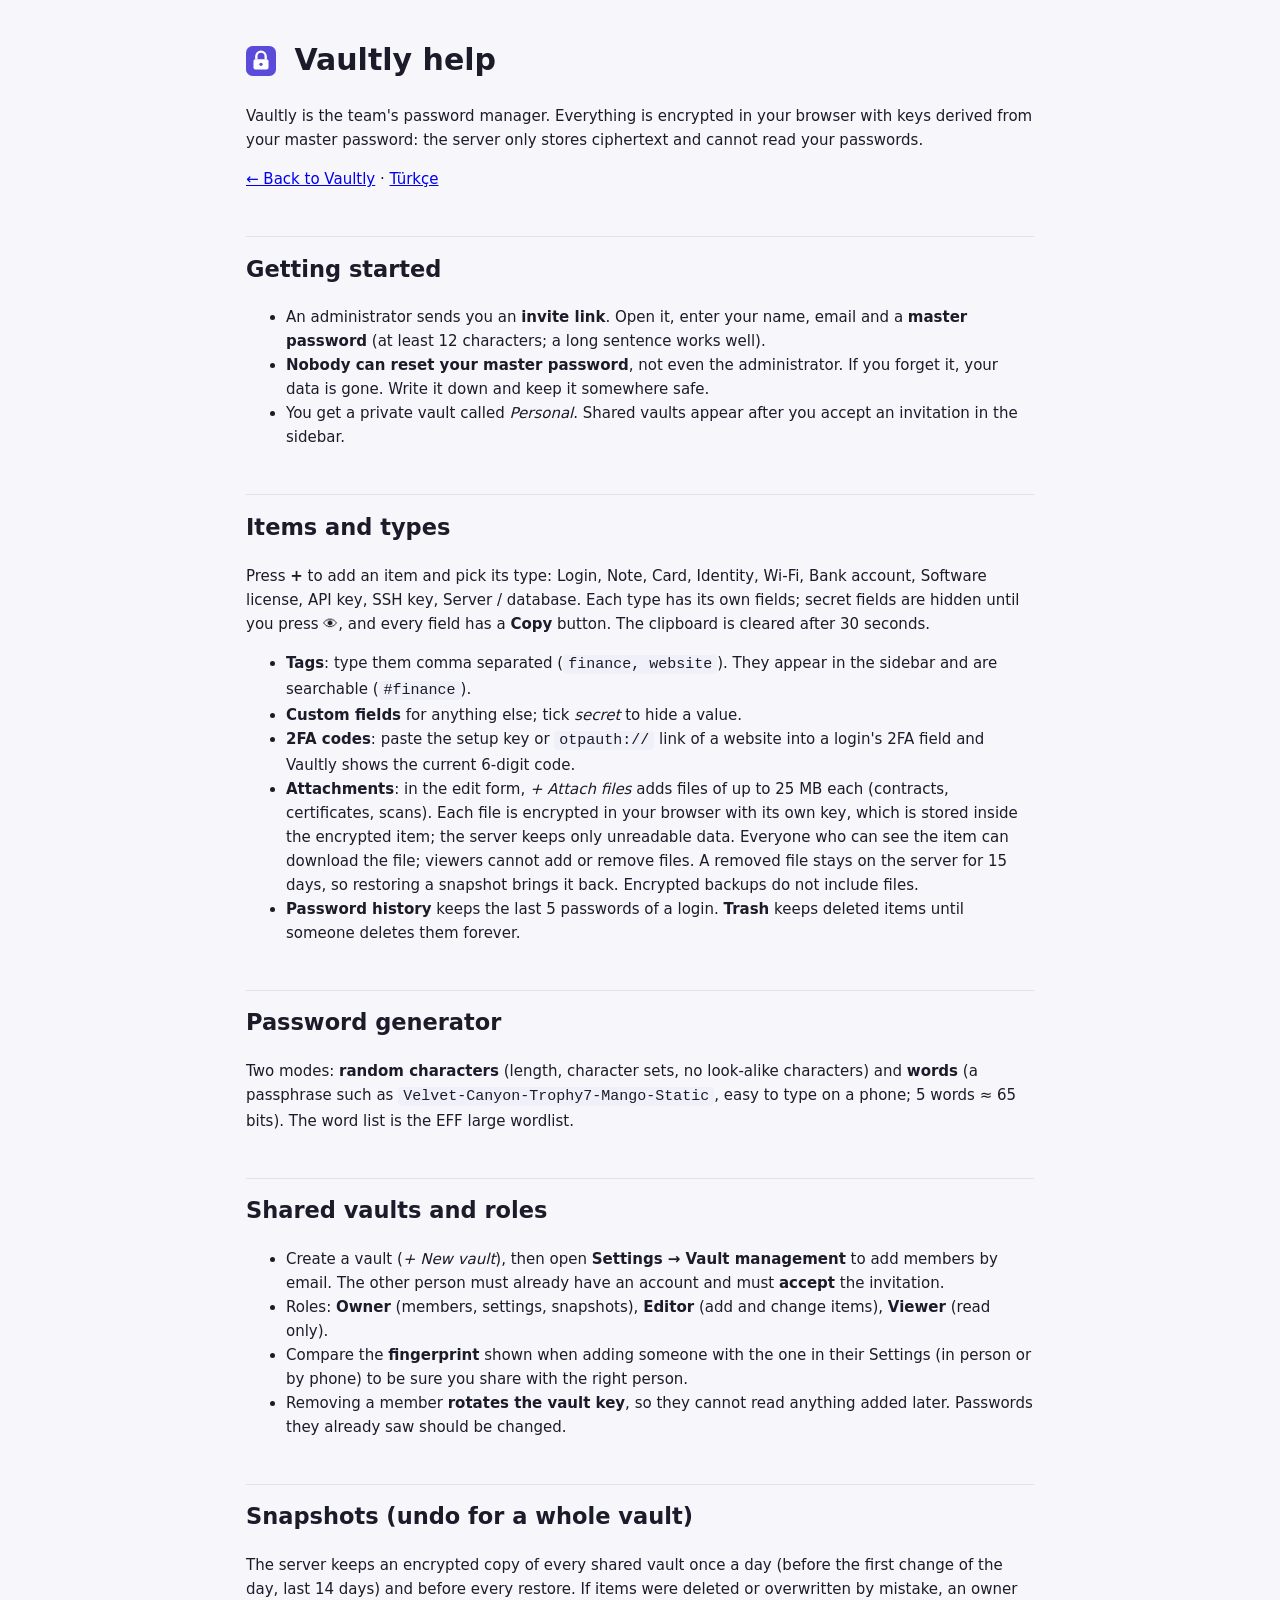
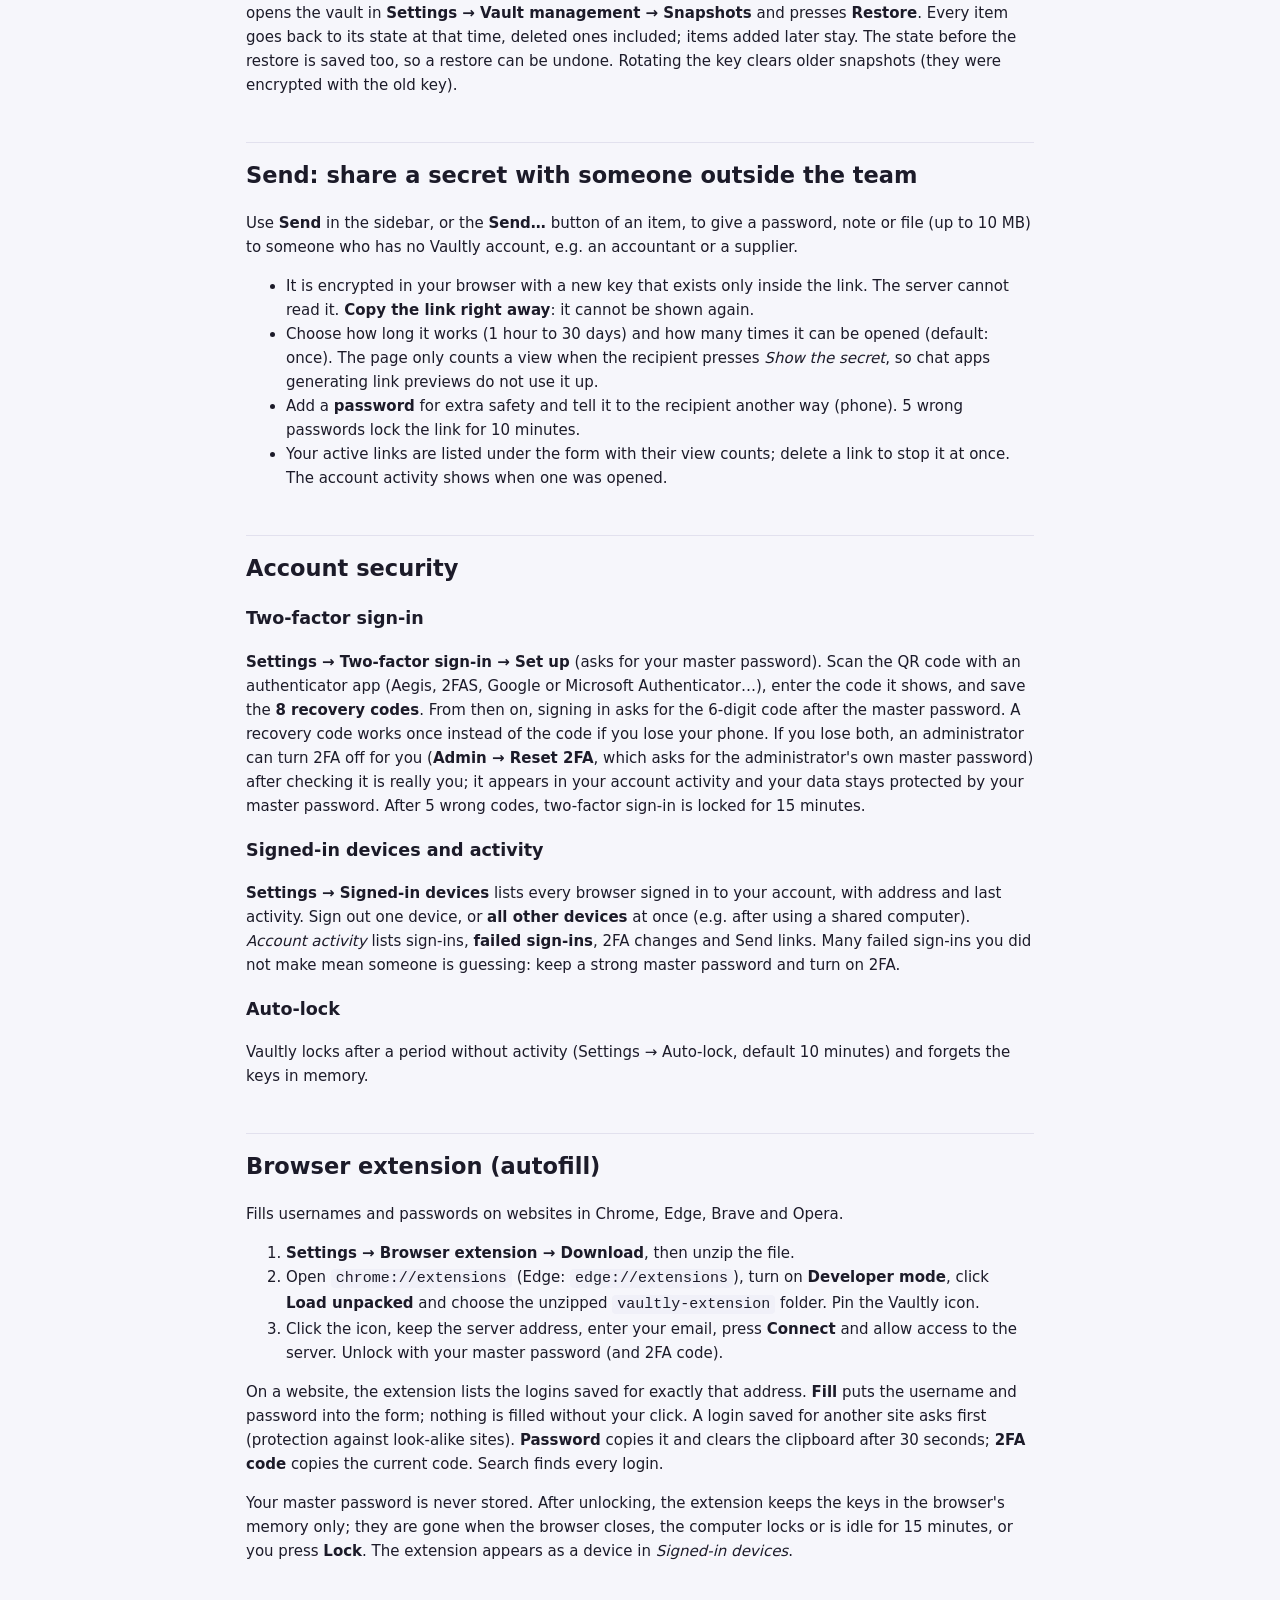
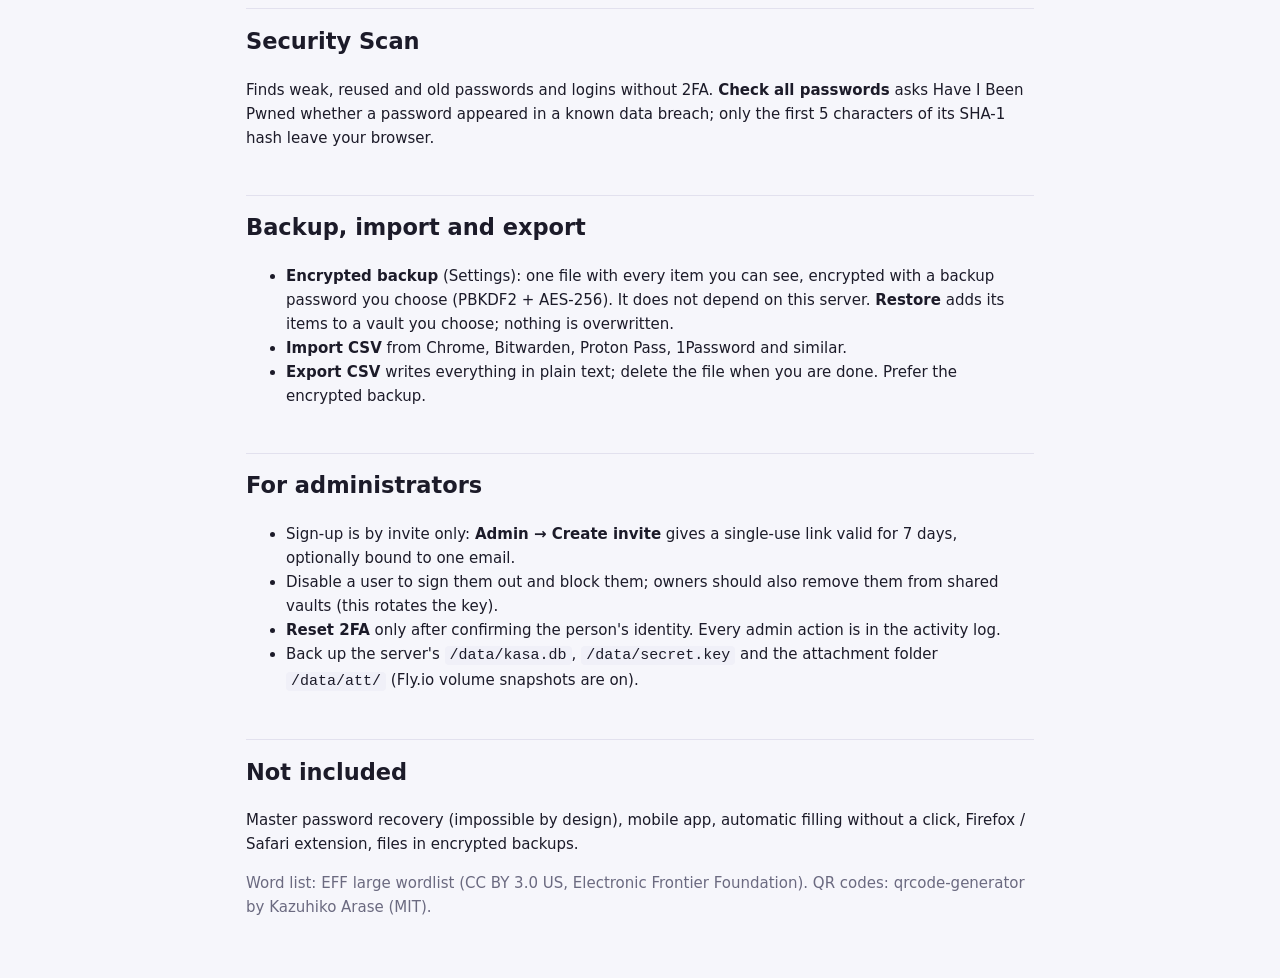
<file: web/help.html>
<!doctype html>
<html lang="en">
<head>
<meta charset="utf-8">
<meta name="viewport" content="width=device-width, initial-scale=1">
<title>Vaultly Help</title>
<link rel="icon" href="icon.svg" type="image/svg+xml">
<link rel="stylesheet" href="style.css">
</head>
<body>
<main class="help">
<h1><img class="logo" src="icon.svg" alt="" width="28" height="28"> Vaultly help</h1>
<p>Vaultly is the team's password manager. Everything is encrypted in your browser with keys derived from your master password: the server only stores ciphertext and cannot read your passwords.</p>
<p><a href="/">← Back to Vaultly</a> · <a href="help.tr.html">Türkçe</a></p>

<h2 id="start">Getting started</h2>
<ul>
<li>An administrator sends you an <b>invite link</b>. Open it, enter your name, email and a <b>master password</b> (at least 12 characters; a long sentence works well).</li>
<li><b>Nobody can reset your master password</b>, not even the administrator. If you forget it, your data is gone. Write it down and keep it somewhere safe.</li>
<li>You get a private vault called <i>Personal</i>. Shared vaults appear after you accept an invitation in the sidebar.</li>
</ul>

<h2 id="items">Items and types</h2>
<p>Press <b>+</b> to add an item and pick its type: Login, Note, Card, Identity, Wi-Fi, Bank account, Software license, API key, SSH key, Server / database. Each type has its own fields; secret fields are hidden until you press 👁, and every field has a <b>Copy</b> button. The clipboard is cleared after 30 seconds.</p>
<ul>
<li><b>Tags</b>: type them comma separated (<code>finance, website</code>). They appear in the sidebar and are searchable (<code>#finance</code>).</li>
<li><b>Custom fields</b> for anything else; tick <i>secret</i> to hide a value.</li>
<li><b>2FA codes</b>: paste the setup key or <code>otpauth://</code> link of a website into a login's 2FA field and Vaultly shows the current 6-digit code.</li>
<li><b>Attachments</b>: in the edit form, <i>+ Attach files</i> adds files of up to 25 MB each (contracts, certificates, scans). Each file is encrypted in your browser with its own key, which is stored inside the encrypted item; the server keeps only unreadable data. Everyone who can see the item can download the file; viewers cannot add or remove files. A removed file stays on the server for 15 days, so restoring a snapshot brings it back. Encrypted backups do not include files.</li>
<li><b>Password history</b> keeps the last 5 passwords of a login. <b>Trash</b> keeps deleted items until someone deletes them forever.</li>
</ul>

<h2 id="generator">Password generator</h2>
<p>Two modes: <b>random characters</b> (length, character sets, no look-alike characters) and <b>words</b> (a passphrase such as <code>Velvet-Canyon-Trophy7-Mango-Static</code>, easy to type on a phone; 5 words ≈ 65 bits). The word list is the EFF large wordlist.</p>

<h2 id="sharing">Shared vaults and roles</h2>
<ul>
<li>Create a vault (<i>+ New vault</i>), then open <b>Settings → Vault management</b> to add members by email. The other person must already have an account and must <b>accept</b> the invitation.</li>
<li>Roles: <b>Owner</b> (members, settings, snapshots), <b>Editor</b> (add and change items), <b>Viewer</b> (read only).</li>
<li>Compare the <b>fingerprint</b> shown when adding someone with the one in their Settings (in person or by phone) to be sure you share with the right person.</li>
<li>Removing a member <b>rotates the vault key</b>, so they cannot read anything added later. Passwords they already saw should be changed.</li>
</ul>

<h2 id="snapshots">Snapshots (undo for a whole vault)</h2>
<p>The server keeps an encrypted copy of every shared vault once a day (before the first change of the day, last 14 days) and before every restore. If items were deleted or overwritten by mistake, an owner opens the vault in <b>Settings → Vault management → Snapshots</b> and presses <b>Restore</b>. Every item goes back to its state at that time, deleted ones included; items added later stay. The state before the restore is saved too, so a restore can be undone. Rotating the key clears older snapshots (they were encrypted with the old key).</p>

<h2 id="send">Send: share a secret with someone outside the team</h2>
<p>Use <b>Send</b> in the sidebar, or the <b>Send…</b> button of an item, to give a password, note or file (up to 10 MB) to someone who has no Vaultly account, e.g. an accountant or a supplier.</p>
<ul>
<li>It is encrypted in your browser with a new key that exists only inside the link. The server cannot read it. <b>Copy the link right away</b>: it cannot be shown again.</li>
<li>Choose how long it works (1 hour to 30 days) and how many times it can be opened (default: once). The page only counts a view when the recipient presses <i>Show the secret</i>, so chat apps generating link previews do not use it up.</li>
<li>Add a <b>password</b> for extra safety and tell it to the recipient another way (phone). 5 wrong passwords lock the link for 10 minutes.</li>
<li>Your active links are listed under the form with their view counts; delete a link to stop it at once. The account activity shows when one was opened.</li>
</ul>

<h2 id="security">Account security</h2>
<h3>Two-factor sign-in</h3>
<p><b>Settings → Two-factor sign-in → Set up</b> (asks for your master password). Scan the QR code with an authenticator app (Aegis, 2FAS, Google or Microsoft Authenticator…), enter the code it shows, and save the <b>8 recovery codes</b>. From then on, signing in asks for the 6-digit code after the master password. A recovery code works once instead of the code if you lose your phone. If you lose both, an administrator can turn 2FA off for you (<b>Admin → Reset 2FA</b>, which asks for the administrator's own master password) after checking it is really you; it appears in your account activity and your data stays protected by your master password. After 5 wrong codes, two-factor sign-in is locked for 15 minutes.</p>
<h3>Signed-in devices and activity</h3>
<p><b>Settings → Signed-in devices</b> lists every browser signed in to your account, with address and last activity. Sign out one device, or <b>all other devices</b> at once (e.g. after using a shared computer). <i>Account activity</i> lists sign-ins, <b>failed sign-ins</b>, 2FA changes and Send links. Many failed sign-ins you did not make mean someone is guessing: keep a strong master password and turn on 2FA.</p>
<h3>Auto-lock</h3>
<p>Vaultly locks after a period without activity (Settings → Auto-lock, default 10 minutes) and forgets the keys in memory.</p>

<h2 id="extension">Browser extension (autofill)</h2>
<p>Fills usernames and passwords on websites in Chrome, Edge, Brave and Opera.</p>
<ol>
<li><b>Settings → Browser extension → Download</b>, then unzip the file.</li>
<li>Open <code>chrome://extensions</code> (Edge: <code>edge://extensions</code>), turn on <b>Developer mode</b>, click <b>Load unpacked</b> and choose the unzipped <code>vaultly-extension</code> folder. Pin the Vaultly icon.</li>
<li>Click the icon, keep the server address, enter your email, press <b>Connect</b> and allow access to the server. Unlock with your master password (and 2FA code).</li>
</ol>
<p>On a website, the extension lists the logins saved for exactly that address. <b>Fill</b> puts the username and password into the form; nothing is filled without your click. A login saved for another site asks first (protection against look-alike sites). <b>Password</b> copies it and clears the clipboard after 30 seconds; <b>2FA code</b> copies the current code. Search finds every login.</p>
<p>Your master password is never stored. After unlocking, the extension keeps the keys in the browser's memory only; they are gone when the browser closes, the computer locks or is idle for 15 minutes, or you press <b>Lock</b>. The extension appears as a device in <i>Signed-in devices</i>.</p>

<h2 id="scan">Security Scan</h2>
<p>Finds weak, reused and old passwords and logins without 2FA. <b>Check all passwords</b> asks Have I Been Pwned whether a password appeared in a known data breach; only the first 5 characters of its SHA-1 hash leave your browser.</p>

<h2 id="backup">Backup, import and export</h2>
<ul>
<li><b>Encrypted backup</b> (Settings): one file with every item you can see, encrypted with a backup password you choose (PBKDF2 + AES-256). It does not depend on this server. <b>Restore</b> adds its items to a vault you choose; nothing is overwritten.</li>
<li><b>Import CSV</b> from Chrome, Bitwarden, Proton Pass, 1Password and similar.</li>
<li><b>Export CSV</b> writes everything in plain text; delete the file when you are done. Prefer the encrypted backup.</li>
</ul>

<h2 id="admin">For administrators</h2>
<ul>
<li>Sign-up is by invite only: <b>Admin → Create invite</b> gives a single-use link valid for 7 days, optionally bound to one email.</li>
<li>Disable a user to sign them out and block them; owners should also remove them from shared vaults (this rotates the key).</li>
<li><b>Reset 2FA</b> only after confirming the person's identity. Every admin action is in the activity log.</li>
<li>Back up the server's <code>/data/kasa.db</code>, <code>/data/secret.key</code> and the attachment folder <code>/data/att/</code> (Fly.io volume snapshots are on).</li>
</ul>

<h2 id="limits">Not included</h2>
<p>Master password recovery (impossible by design), mobile app, automatic filling without a click, Firefox / Safari extension, files in encrypted backups.</p>

<p class="muted">Word list: EFF large wordlist (CC BY 3.0 US, Electronic Frontier Foundation). QR codes: qrcode-generator by Kazuhiko Arase (MIT).</p>
</main>
</body>
</html>
</file>
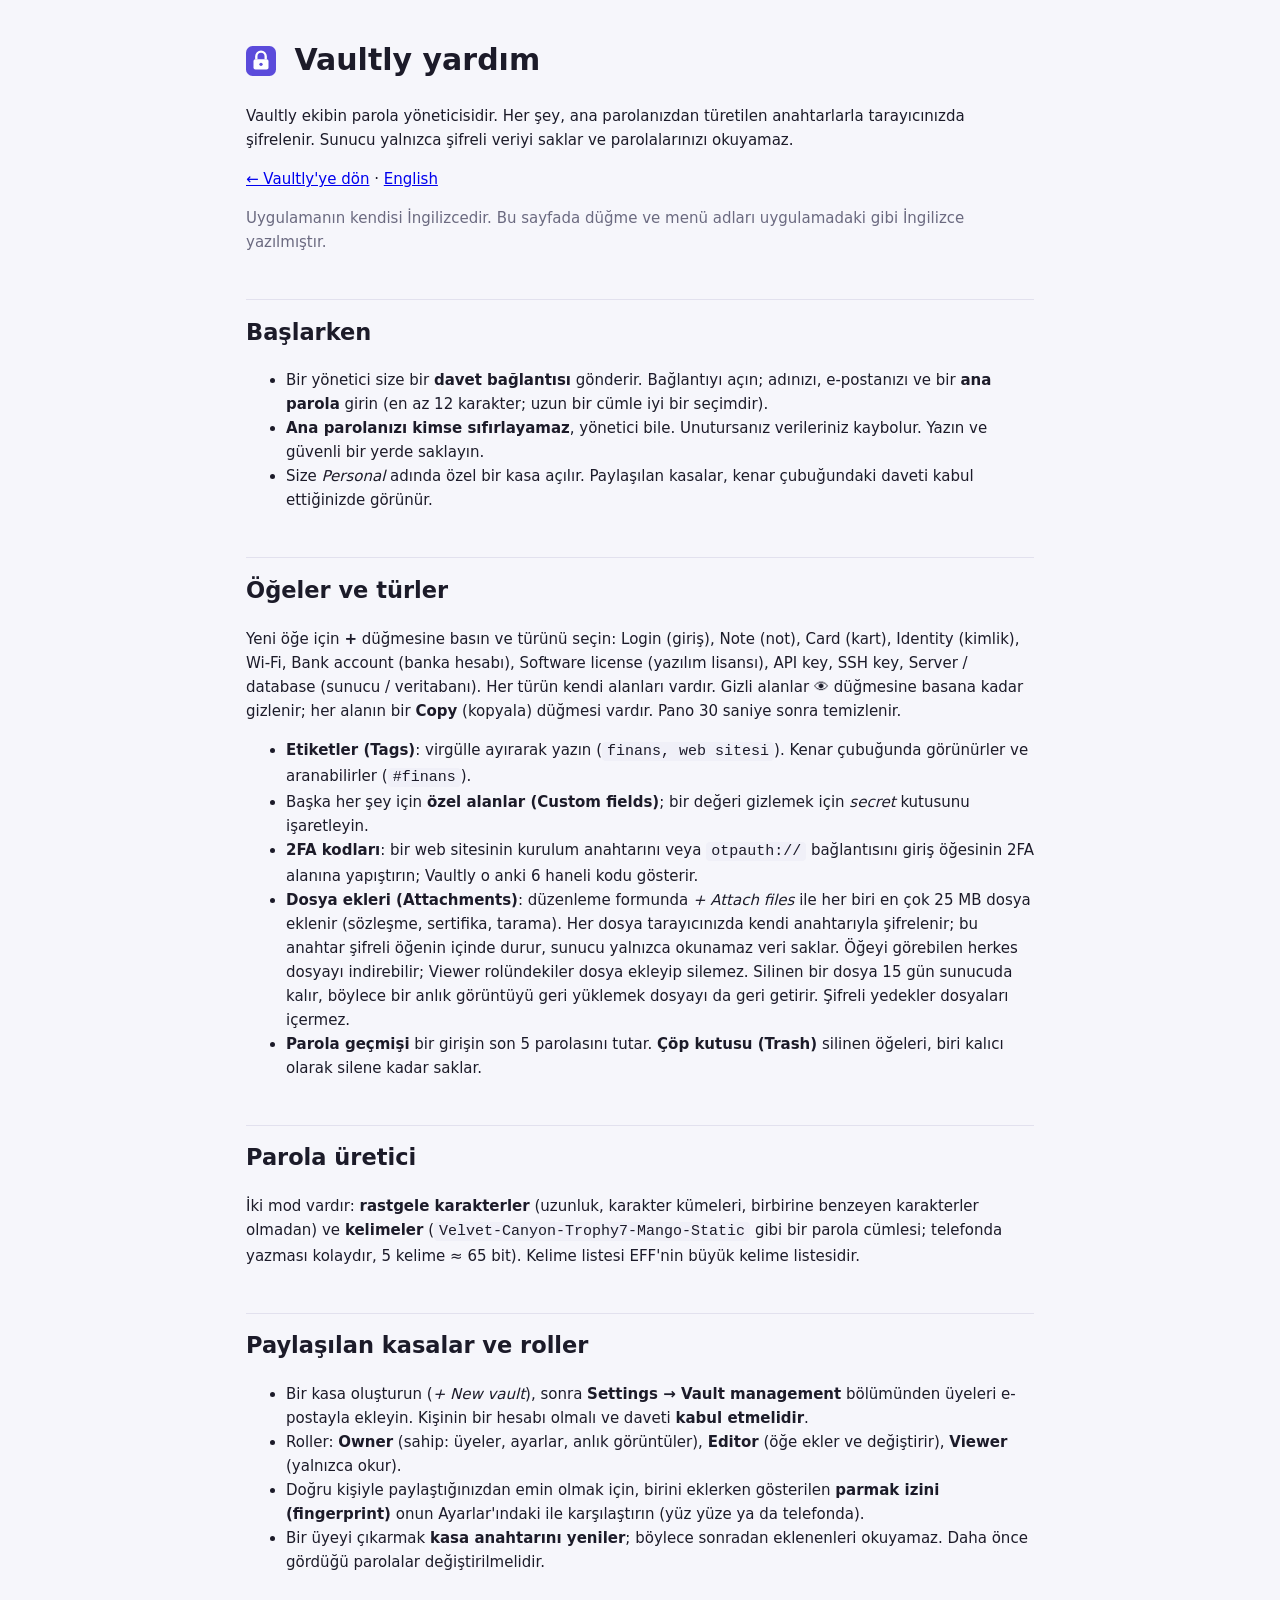
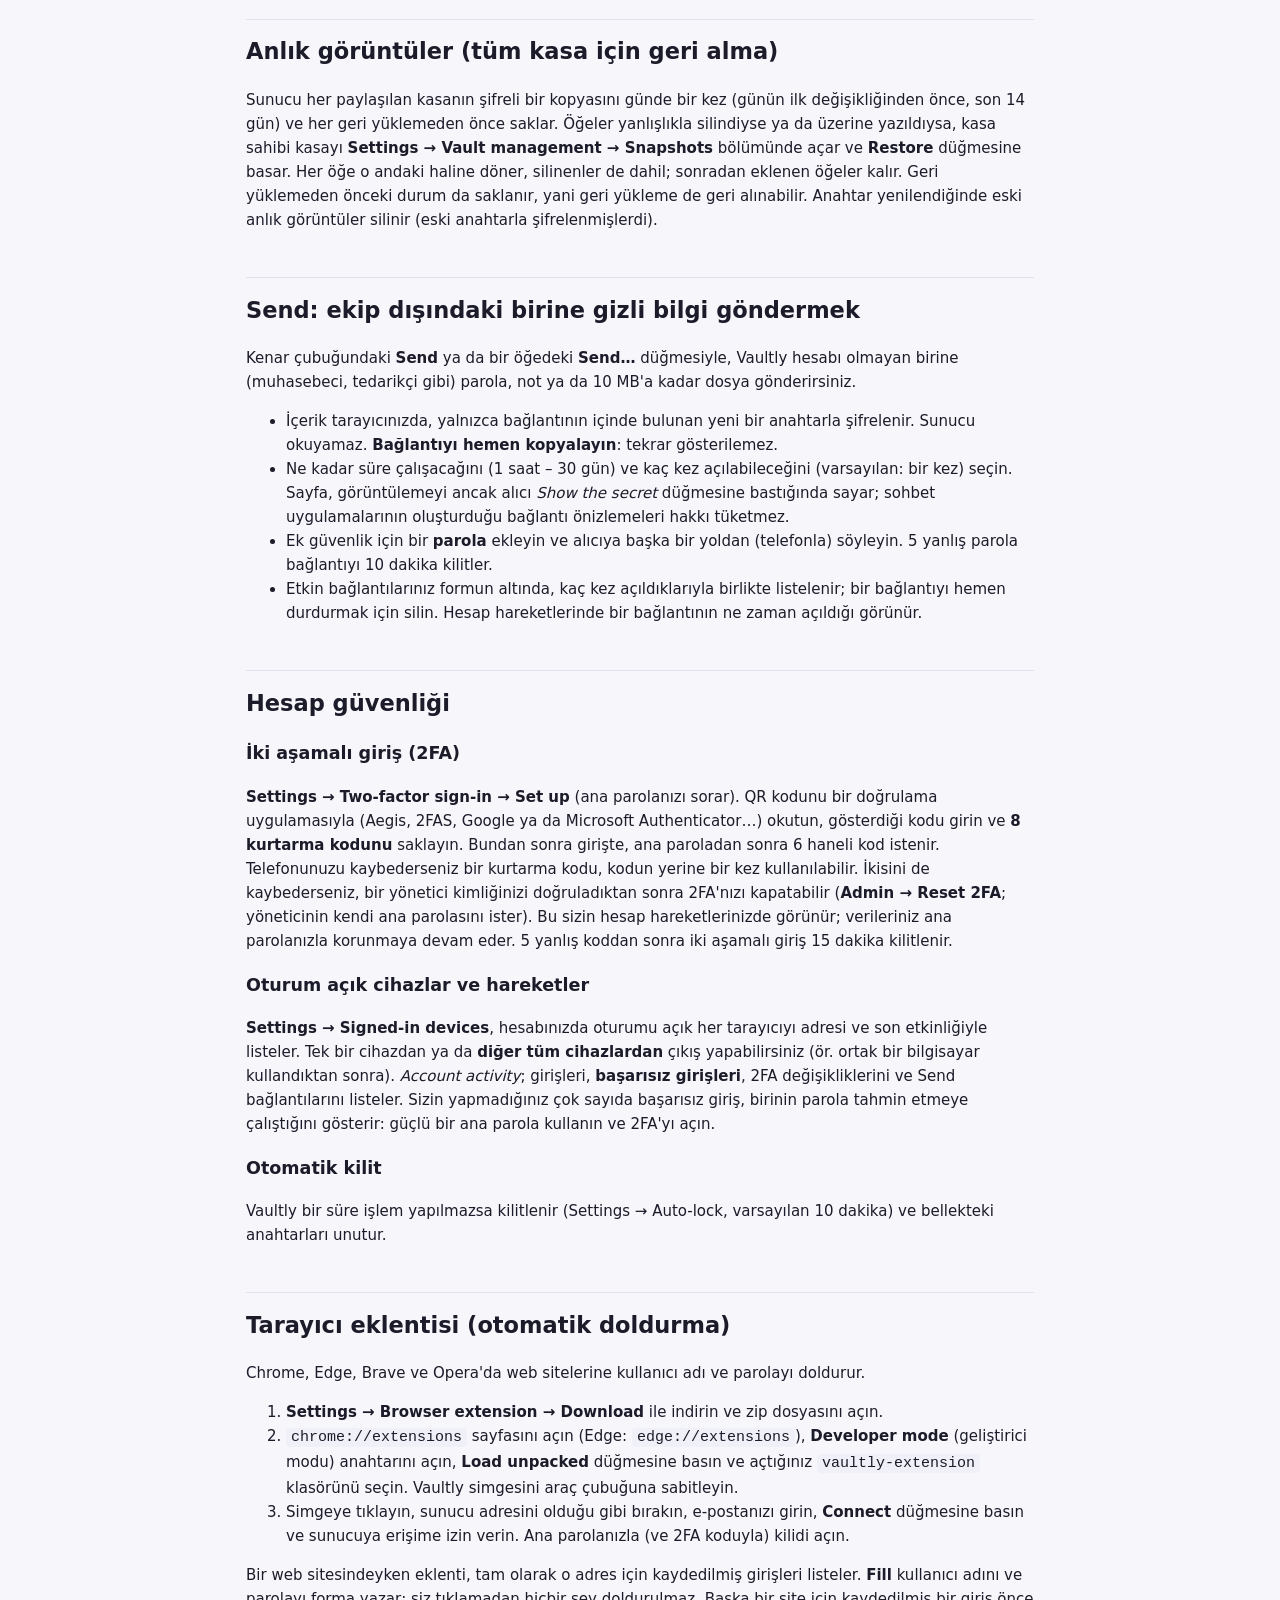
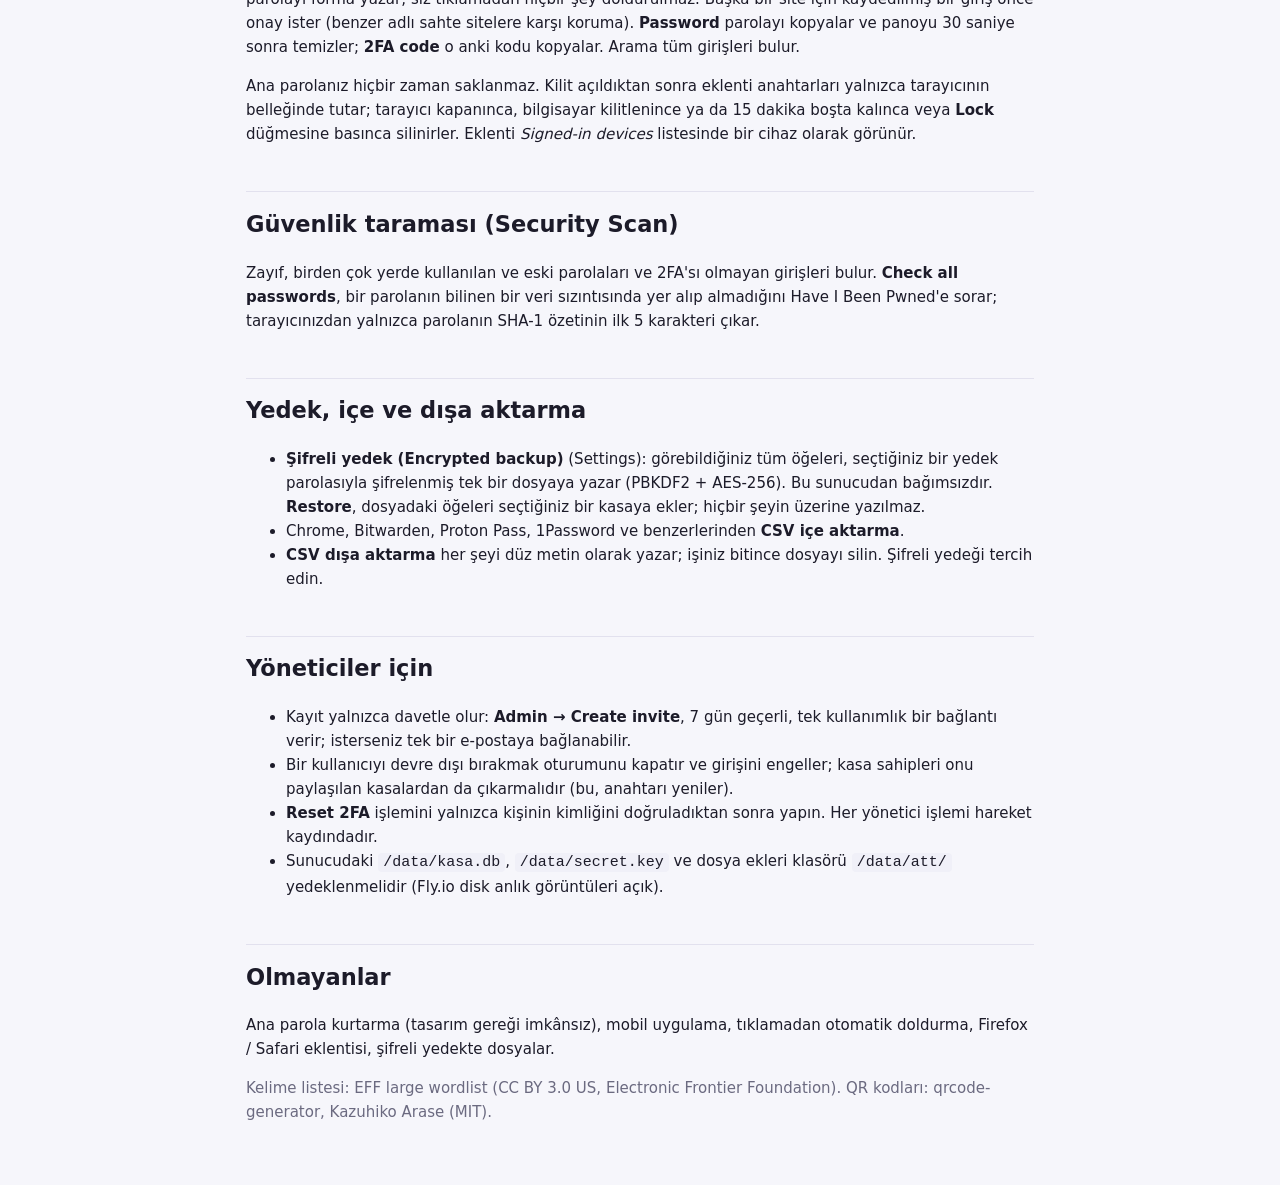
<file: web/help.tr.html>
<!doctype html>
<html lang="tr">
<head>
<meta charset="utf-8">
<meta name="viewport" content="width=device-width, initial-scale=1">
<title>Vaultly Yardım</title>
<link rel="icon" href="icon.svg" type="image/svg+xml">
<link rel="stylesheet" href="style.css">
</head>
<body>
<main class="help">
<h1><img class="logo" src="icon.svg" alt="" width="28" height="28"> Vaultly yardım</h1>
<p>Vaultly ekibin parola yöneticisidir. Her şey, ana parolanızdan türetilen anahtarlarla tarayıcınızda şifrelenir. Sunucu yalnızca şifreli veriyi saklar ve parolalarınızı okuyamaz.</p>
<p><a href="/">← Vaultly'ye dön</a> · <a href="help.html">English</a></p>
<p class="muted">Uygulamanın kendisi İngilizcedir. Bu sayfada düğme ve menü adları uygulamadaki gibi İngilizce yazılmıştır.</p>

<h2 id="start">Başlarken</h2>
<ul>
<li>Bir yönetici size bir <b>davet bağlantısı</b> gönderir. Bağlantıyı açın; adınızı, e-postanızı ve bir <b>ana parola</b> girin (en az 12 karakter; uzun bir cümle iyi bir seçimdir).</li>
<li><b>Ana parolanızı kimse sıfırlayamaz</b>, yönetici bile. Unutursanız verileriniz kaybolur. Yazın ve güvenli bir yerde saklayın.</li>
<li>Size <i>Personal</i> adında özel bir kasa açılır. Paylaşılan kasalar, kenar çubuğundaki daveti kabul ettiğinizde görünür.</li>
</ul>

<h2 id="items">Öğeler ve türler</h2>
<p>Yeni öğe için <b>+</b> düğmesine basın ve türünü seçin: Login (giriş), Note (not), Card (kart), Identity (kimlik), Wi-Fi, Bank account (banka hesabı), Software license (yazılım lisansı), API key, SSH key, Server / database (sunucu / veritabanı). Her türün kendi alanları vardır. Gizli alanlar 👁 düğmesine basana kadar gizlenir; her alanın bir <b>Copy</b> (kopyala) düğmesi vardır. Pano 30 saniye sonra temizlenir.</p>
<ul>
<li><b>Etiketler (Tags)</b>: virgülle ayırarak yazın (<code>finans, web sitesi</code>). Kenar çubuğunda görünürler ve aranabilirler (<code>#finans</code>).</li>
<li>Başka her şey için <b>özel alanlar (Custom fields)</b>; bir değeri gizlemek için <i>secret</i> kutusunu işaretleyin.</li>
<li><b>2FA kodları</b>: bir web sitesinin kurulum anahtarını veya <code>otpauth://</code> bağlantısını giriş öğesinin 2FA alanına yapıştırın; Vaultly o anki 6 haneli kodu gösterir.</li>
<li><b>Dosya ekleri (Attachments)</b>: düzenleme formunda <i>+ Attach files</i> ile her biri en çok 25 MB dosya eklenir (sözleşme, sertifika, tarama). Her dosya tarayıcınızda kendi anahtarıyla şifrelenir; bu anahtar şifreli öğenin içinde durur, sunucu yalnızca okunamaz veri saklar. Öğeyi görebilen herkes dosyayı indirebilir; Viewer rolündekiler dosya ekleyip silemez. Silinen bir dosya 15 gün sunucuda kalır, böylece bir anlık görüntüyü geri yüklemek dosyayı da geri getirir. Şifreli yedekler dosyaları içermez.</li>
<li><b>Parola geçmişi</b> bir girişin son 5 parolasını tutar. <b>Çöp kutusu (Trash)</b> silinen öğeleri, biri kalıcı olarak silene kadar saklar.</li>
</ul>

<h2 id="generator">Parola üretici</h2>
<p>İki mod vardır: <b>rastgele karakterler</b> (uzunluk, karakter kümeleri, birbirine benzeyen karakterler olmadan) ve <b>kelimeler</b> (<code>Velvet-Canyon-Trophy7-Mango-Static</code> gibi bir parola cümlesi; telefonda yazması kolaydır, 5 kelime ≈ 65 bit). Kelime listesi EFF'nin büyük kelime listesidir.</p>

<h2 id="sharing">Paylaşılan kasalar ve roller</h2>
<ul>
<li>Bir kasa oluşturun (<i>+ New vault</i>), sonra <b>Settings → Vault management</b> bölümünden üyeleri e-postayla ekleyin. Kişinin bir hesabı olmalı ve daveti <b>kabul etmelidir</b>.</li>
<li>Roller: <b>Owner</b> (sahip: üyeler, ayarlar, anlık görüntüler), <b>Editor</b> (öğe ekler ve değiştirir), <b>Viewer</b> (yalnızca okur).</li>
<li>Doğru kişiyle paylaştığınızdan emin olmak için, birini eklerken gösterilen <b>parmak izini (fingerprint)</b> onun Ayarlar'ındaki ile karşılaştırın (yüz yüze ya da telefonda).</li>
<li>Bir üyeyi çıkarmak <b>kasa anahtarını yeniler</b>; böylece sonradan eklenenleri okuyamaz. Daha önce gördüğü parolalar değiştirilmelidir.</li>
</ul>

<h2 id="snapshots">Anlık görüntüler (tüm kasa için geri alma)</h2>
<p>Sunucu her paylaşılan kasanın şifreli bir kopyasını günde bir kez (günün ilk değişikliğinden önce, son 14 gün) ve her geri yüklemeden önce saklar. Öğeler yanlışlıkla silindiyse ya da üzerine yazıldıysa, kasa sahibi kasayı <b>Settings → Vault management → Snapshots</b> bölümünde açar ve <b>Restore</b> düğmesine basar. Her öğe o andaki haline döner, silinenler de dahil; sonradan eklenen öğeler kalır. Geri yüklemeden önceki durum da saklanır, yani geri yükleme de geri alınabilir. Anahtar yenilendiğinde eski anlık görüntüler silinir (eski anahtarla şifrelenmişlerdi).</p>

<h2 id="send">Send: ekip dışındaki birine gizli bilgi göndermek</h2>
<p>Kenar çubuğundaki <b>Send</b> ya da bir öğedeki <b>Send…</b> düğmesiyle, Vaultly hesabı olmayan birine (muhasebeci, tedarikçi gibi) parola, not ya da 10 MB'a kadar dosya gönderirsiniz.</p>
<ul>
<li>İçerik tarayıcınızda, yalnızca bağlantının içinde bulunan yeni bir anahtarla şifrelenir. Sunucu okuyamaz. <b>Bağlantıyı hemen kopyalayın</b>: tekrar gösterilemez.</li>
<li>Ne kadar süre çalışacağını (1 saat – 30 gün) ve kaç kez açılabileceğini (varsayılan: bir kez) seçin. Sayfa, görüntülemeyi ancak alıcı <i>Show the secret</i> düğmesine bastığında sayar; sohbet uygulamalarının oluşturduğu bağlantı önizlemeleri hakkı tüketmez.</li>
<li>Ek güvenlik için bir <b>parola</b> ekleyin ve alıcıya başka bir yoldan (telefonla) söyleyin. 5 yanlış parola bağlantıyı 10 dakika kilitler.</li>
<li>Etkin bağlantılarınız formun altında, kaç kez açıldıklarıyla birlikte listelenir; bir bağlantıyı hemen durdurmak için silin. Hesap hareketlerinde bir bağlantının ne zaman açıldığı görünür.</li>
</ul>

<h2 id="security">Hesap güvenliği</h2>
<h3>İki aşamalı giriş (2FA)</h3>
<p><b>Settings → Two-factor sign-in → Set up</b> (ana parolanızı sorar). QR kodunu bir doğrulama uygulamasıyla (Aegis, 2FAS, Google ya da Microsoft Authenticator…) okutun, gösterdiği kodu girin ve <b>8 kurtarma kodunu</b> saklayın. Bundan sonra girişte, ana paroladan sonra 6 haneli kod istenir. Telefonunuzu kaybederseniz bir kurtarma kodu, kodun yerine bir kez kullanılabilir. İkisini de kaybederseniz, bir yönetici kimliğinizi doğruladıktan sonra 2FA'nızı kapatabilir (<b>Admin → Reset 2FA</b>; yöneticinin kendi ana parolasını ister). Bu sizin hesap hareketlerinizde görünür; verileriniz ana parolanızla korunmaya devam eder. 5 yanlış koddan sonra iki aşamalı giriş 15 dakika kilitlenir.</p>
<h3>Oturum açık cihazlar ve hareketler</h3>
<p><b>Settings → Signed-in devices</b>, hesabınızda oturumu açık her tarayıcıyı adresi ve son etkinliğiyle listeler. Tek bir cihazdan ya da <b>diğer tüm cihazlardan</b> çıkış yapabilirsiniz (ör. ortak bir bilgisayar kullandıktan sonra). <i>Account activity</i>; girişleri, <b>başarısız girişleri</b>, 2FA değişikliklerini ve Send bağlantılarını listeler. Sizin yapmadığınız çok sayıda başarısız giriş, birinin parola tahmin etmeye çalıştığını gösterir: güçlü bir ana parola kullanın ve 2FA'yı açın.</p>
<h3>Otomatik kilit</h3>
<p>Vaultly bir süre işlem yapılmazsa kilitlenir (Settings → Auto-lock, varsayılan 10 dakika) ve bellekteki anahtarları unutur.</p>

<h2 id="extension">Tarayıcı eklentisi (otomatik doldurma)</h2>
<p>Chrome, Edge, Brave ve Opera'da web sitelerine kullanıcı adı ve parolayı doldurur.</p>
<ol>
<li><b>Settings → Browser extension → Download</b> ile indirin ve zip dosyasını açın.</li>
<li><code>chrome://extensions</code> sayfasını açın (Edge: <code>edge://extensions</code>), <b>Developer mode</b> (geliştirici modu) anahtarını açın, <b>Load unpacked</b> düğmesine basın ve açtığınız <code>vaultly-extension</code> klasörünü seçin. Vaultly simgesini araç çubuğuna sabitleyin.</li>
<li>Simgeye tıklayın, sunucu adresini olduğu gibi bırakın, e-postanızı girin, <b>Connect</b> düğmesine basın ve sunucuya erişime izin verin. Ana parolanızla (ve 2FA koduyla) kilidi açın.</li>
</ol>
<p>Bir web sitesindeyken eklenti, tam olarak o adres için kaydedilmiş girişleri listeler. <b>Fill</b> kullanıcı adını ve parolayı forma yazar; siz tıklamadan hiçbir şey doldurulmaz. Başka bir site için kaydedilmiş bir giriş önce onay ister (benzer adlı sahte sitelere karşı koruma). <b>Password</b> parolayı kopyalar ve panoyu 30 saniye sonra temizler; <b>2FA code</b> o anki kodu kopyalar. Arama tüm girişleri bulur.</p>
<p>Ana parolanız hiçbir zaman saklanmaz. Kilit açıldıktan sonra eklenti anahtarları yalnızca tarayıcının belleğinde tutar; tarayıcı kapanınca, bilgisayar kilitlenince ya da 15 dakika boşta kalınca veya <b>Lock</b> düğmesine basınca silinirler. Eklenti <i>Signed-in devices</i> listesinde bir cihaz olarak görünür.</p>

<h2 id="scan">Güvenlik taraması (Security Scan)</h2>
<p>Zayıf, birden çok yerde kullanılan ve eski parolaları ve 2FA'sı olmayan girişleri bulur. <b>Check all passwords</b>, bir parolanın bilinen bir veri sızıntısında yer alıp almadığını Have I Been Pwned'e sorar; tarayıcınızdan yalnızca parolanın SHA-1 özetinin ilk 5 karakteri çıkar.</p>

<h2 id="backup">Yedek, içe ve dışa aktarma</h2>
<ul>
<li><b>Şifreli yedek (Encrypted backup)</b> (Settings): görebildiğiniz tüm öğeleri, seçtiğiniz bir yedek parolasıyla şifrelenmiş tek bir dosyaya yazar (PBKDF2 + AES-256). Bu sunucudan bağımsızdır. <b>Restore</b>, dosyadaki öğeleri seçtiğiniz bir kasaya ekler; hiçbir şeyin üzerine yazılmaz.</li>
<li>Chrome, Bitwarden, Proton Pass, 1Password ve benzerlerinden <b>CSV içe aktarma</b>.</li>
<li><b>CSV dışa aktarma</b> her şeyi düz metin olarak yazar; işiniz bitince dosyayı silin. Şifreli yedeği tercih edin.</li>
</ul>

<h2 id="admin">Yöneticiler için</h2>
<ul>
<li>Kayıt yalnızca davetle olur: <b>Admin → Create invite</b>, 7 gün geçerli, tek kullanımlık bir bağlantı verir; isterseniz tek bir e-postaya bağlanabilir.</li>
<li>Bir kullanıcıyı devre dışı bırakmak oturumunu kapatır ve girişini engeller; kasa sahipleri onu paylaşılan kasalardan da çıkarmalıdır (bu, anahtarı yeniler).</li>
<li><b>Reset 2FA</b> işlemini yalnızca kişinin kimliğini doğruladıktan sonra yapın. Her yönetici işlemi hareket kaydındadır.</li>
<li>Sunucudaki <code>/data/kasa.db</code>, <code>/data/secret.key</code> ve dosya ekleri klasörü <code>/data/att/</code> yedeklenmelidir (Fly.io disk anlık görüntüleri açık).</li>
</ul>

<h2 id="limits">Olmayanlar</h2>
<p>Ana parola kurtarma (tasarım gereği imkânsız), mobil uygulama, tıklamadan otomatik doldurma, Firefox / Safari eklentisi, şifreli yedekte dosyalar.</p>

<p class="muted">Kelime listesi: EFF large wordlist (CC BY 3.0 US, Electronic Frontier Foundation). QR kodları: qrcode-generator, Kazuhiko Arase (MIT).</p>
</main>
</body>
</html>
</file>
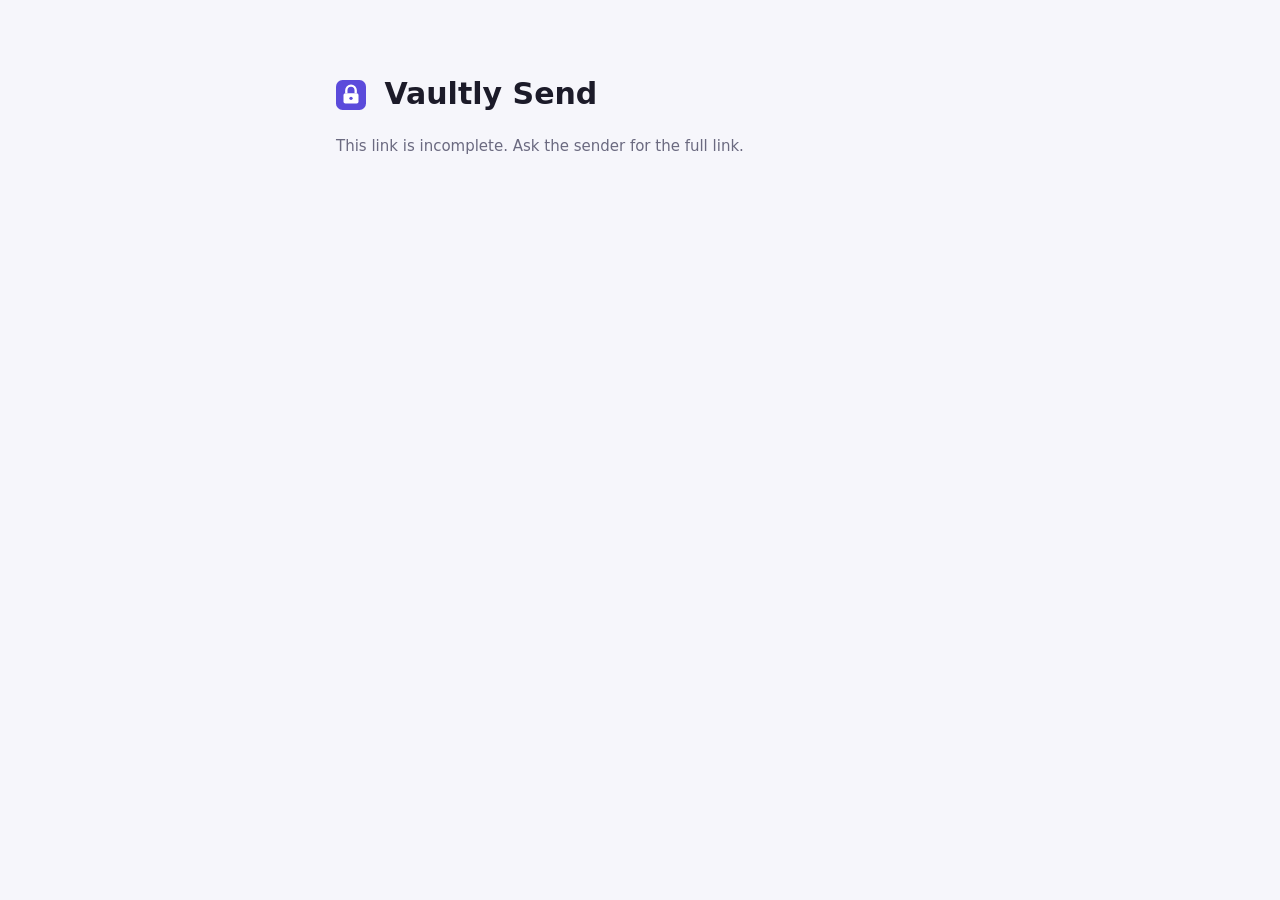
<file: web/send.html>
<!doctype html>
<html lang="en">
<head>
<meta charset="utf-8">
<meta name="viewport" content="width=device-width, initial-scale=1">
<meta name="referrer" content="no-referrer">
<title>Vaultly Send</title>
<link rel="icon" href="icon.svg" type="image/svg+xml">
<link rel="stylesheet" href="style.css">
</head>
<body>
<main class="send" id="m"><h1><img class="logo" src="icon.svg" alt="" width="28" height="28"> Vaultly Send</h1><p class="muted" id="st">Loading…</p></main>
<div id="toast" role="status" aria-live="polite"></div>
<noscript>This page needs JavaScript to decrypt the shared secret in your browser.</noscript>
<script type="module" src="send.js"></script>
</body>
</html>
</file>
<file: web/style.css>
:root{--bg:#f6f6fb;--panel:#fff;--panel2:#f0f0f8;--text:#1c1b29;--muted:#6b6a80;--line:#e2e1ee;--accent:#5b4bdb;--accent-t:#fff;--danger:#d6336c;--ok:#12a150;--warn:#e08a00}
@media(prefers-color-scheme:dark){:root{--bg:#14131c;--panel:#1c1b29;--panel2:#25243a;--text:#ecebf7;--muted:#9a99b3;--line:#32304a;--accent:#8b7dff;--accent-t:#14131c;--danger:#ff6b9a;--ok:#41d17d;--warn:#ffb340}}
*{box-sizing:border-box}
body{margin:0;background:var(--bg);color:var(--text);font:15px/1.45 system-ui,-apple-system,"Segoe UI",sans-serif}
button,input,select,textarea{font:inherit;color:inherit}
input,select,textarea{background:var(--panel);border:1px solid var(--line);border-radius:8px;padding:8px 10px;width:100%}
textarea{min-height:90px;resize:vertical}
input:focus,select:focus,textarea:focus,button:focus-visible{outline:2px solid var(--accent);outline-offset:1px}
button{cursor:pointer;border:1px solid var(--line);background:var(--panel);border-radius:8px;padding:7px 12px}
button:hover{background:var(--panel2)}
button.primary{background:var(--accent);color:var(--accent-t);border-color:var(--accent);font-weight:600}
button.primary:hover{filter:brightness(1.08)}
button.danger{color:var(--danger);border-color:var(--danger)}
button.ghost{border-color:transparent;background:transparent}
button.small{padding:3px 8px;font-size:13px}
label{display:block;font-size:13px;color:var(--muted);margin:12px 0 4px}
.muted{color:var(--muted)} .err{color:var(--danger)} .ok{color:var(--ok)} .warn{color:var(--warn)}
.row{display:flex;gap:8px;align-items:center} .grow{flex:1;min-width:0} .wrap{flex-wrap:wrap}
.mono{font-family:ui-monospace,Menlo,Consolas,monospace}
/* auth */
.auth{max-width:400px;margin:8vh auto;padding:28px;background:var(--panel);border:1px solid var(--line);border-radius:16px}
.auth h1{margin:0 0 4px;font-size:26px} .auth p{margin:0 0 8px}
.auth .primary{width:100%;margin-top:18px;padding:10px}
.logo{display:inline-block;vertical-align:-6px;width:30px;height:30px;margin-right:8px}
/* layout */
.shell{display:grid;grid-template-columns:240px 340px 1fr;height:100vh}
.side{background:var(--panel);border-right:1px solid var(--line);padding:14px 10px;overflow:auto;display:flex;flex-direction:column}
.list{border-right:1px solid var(--line);display:flex;flex-direction:column;min-width:0}
.detail{overflow:auto;padding:22px 26px}
.nav{display:flex;justify-content:space-between;gap:6px;width:100%;text-align:left;border:0;background:transparent;padding:7px 10px;border-radius:8px}
.nav.active{background:var(--panel2);font-weight:600;color:var(--accent)}
.nav .count{color:var(--muted);font-size:12px}
.side h4{margin:16px 10px 4px;font-size:11px;letter-spacing:.06em;text-transform:uppercase;color:var(--muted)}
.brand{font-weight:700;font-size:18px;padding:0 10px 10px}
.spacer{flex:1}
.toolbar{padding:10px;border-bottom:1px solid var(--line);display:flex;gap:8px}
.items{overflow:auto;flex:1}
.item{display:flex;gap:10px;align-items:center;padding:10px 14px;border-bottom:1px solid var(--line);cursor:pointer}
.item:hover{background:var(--panel2)} .item.sel{background:var(--panel2);box-shadow:inset 3px 0 var(--accent)}
.ico{width:34px;height:34px;border-radius:9px;display:grid;place-items:center;font-weight:700;color:#fff;flex:none}
.item .t{font-weight:600;white-space:nowrap;overflow:hidden;text-overflow:ellipsis}
.item .s{font-size:13px;color:var(--muted);white-space:nowrap;overflow:hidden;text-overflow:ellipsis}
.empty{padding:40px 20px;text-align:center;color:var(--muted)}
.field{background:var(--panel);border:1px solid var(--line);border-radius:10px;padding:10px 12px;margin:8px 0;display:flex;gap:8px;align-items:center}
.field .l{font-size:12px;color:var(--muted)} .field .v{word-break:break-all;white-space:pre-wrap}
.bar{height:6px;border-radius:3px;background:var(--panel2);overflow:hidden;margin-top:6px}
.bar>i{display:block;height:100%;background:var(--accent);transition:width 1s linear}
.s1{background:var(--danger)} .s2{background:var(--warn)} .s3{background:var(--ok)} .s4{background:var(--ok)}
.chip{font-size:12px;padding:1px 8px;border-radius:99px;background:var(--panel2);color:var(--muted)}
.card{background:var(--panel);border:1px solid var(--line);border-radius:12px;padding:16px;margin:12px 0}
.card h3{margin:0 0 8px}
.totp{font-size:22px;letter-spacing:.15em;font-family:ui-monospace,monospace}
dialog{border:1px solid var(--line);border-radius:14px;background:var(--panel);color:var(--text);padding:22px;width:min(520px,94vw)}
dialog::backdrop{background:#0008}
dialog h3{margin-top:0}
table{border-collapse:collapse;width:100%} td,th{padding:6px 8px;border-bottom:1px solid var(--line);text-align:left;font-size:14px}
#toast{position:fixed;bottom:20px;left:50%;transform:translateX(-50%);background:var(--text);color:var(--bg);padding:9px 16px;border-radius:99px;opacity:0;pointer-events:none;transition:opacity .2s;z-index:99}
#toast.show{opacity:.95}
@media(max-width:900px){.shell{grid-template-columns:1fr;height:auto}.side{flex-direction:row;flex-wrap:wrap;border-right:0;border-bottom:1px solid var(--line)}.list{border-right:0;max-height:50vh}.detail{padding:16px}.side h4,.spacer{display:none}.nav{width:auto}}
.shell.wide{grid-template-columns:240px 1fr}.shell.wide .list{display:none}
.kv{display:grid;grid-template-columns:1fr 1fr;gap:10px}
.opts label{display:inline-flex;gap:6px;align-items:center;margin:4px 12px 4px 0;color:var(--text);font-size:14px}
.opts input{width:auto}
.genout{font-size:18px;word-break:break-all;padding:10px;background:var(--panel2);border-radius:8px;margin:8px 0}
.tag{display:inline-block;margin-right:6px}
.pre{white-space:pre-wrap;overflow-wrap:anywhere}
img.qr{display:block;background:#fff;padding:8px;border-radius:8px;margin:8px 0;image-rendering:pixelated;width:200px;height:200px}
a.nav{display:block;text-decoration:none;color:inherit}
.send{max-width:640px;margin:8vh auto;padding:0 16px}
.send .secret{background:var(--panel2);border:1px solid var(--line);border-radius:8px;padding:12px;white-space:pre-wrap;overflow-wrap:anywhere;font-family:ui-monospace,monospace}
.help{max-width:820px;margin:0 auto;padding:16px 16px 60px;line-height:1.6}.help h2{margin-top:2em;border-top:1px solid var(--line);padding-top:.6em}.help code{background:var(--panel2);padding:1px 5px;border-radius:4px}
</file>
